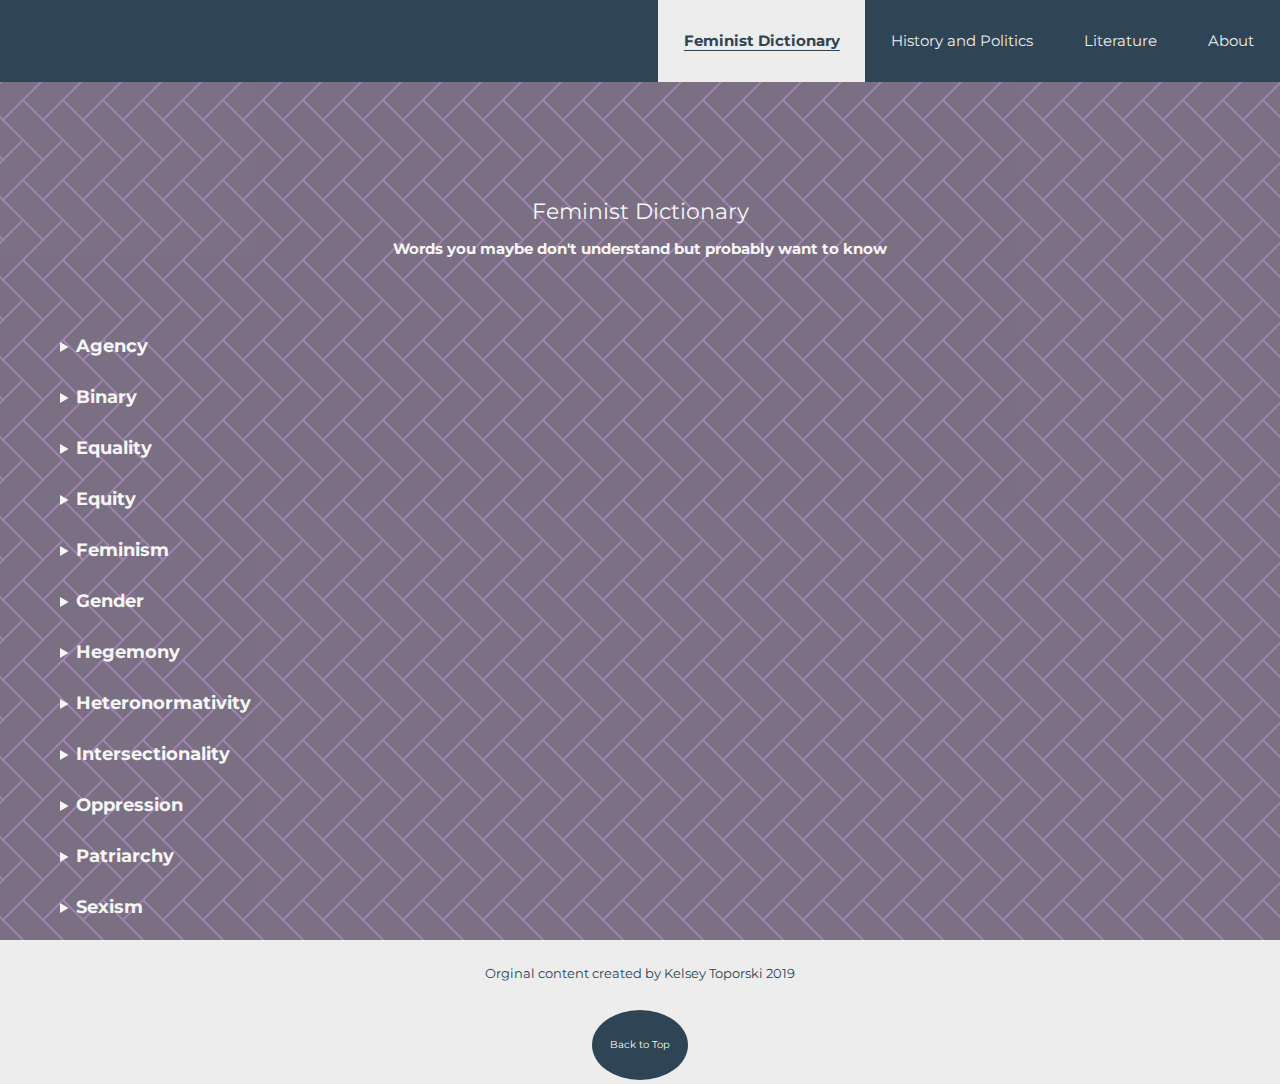
<file: femdict.html>
<!DOCTYPE html>
<html lang="en">
<head>
  <meta charset="UTF-8">

  <meta name="viewport" content="width=device-width, initial-scale=1.0">

  <!-- connects to the stylesheets -->
  <link rel="stylesheet" href="css/reset.css">
  <link rel="stylesheet" href="css/style.css">
  <link href="https://fonts.googleapis.com/css2?family=Montserrat:wght@500&display=swap" rel="stylesheet">">

  <!-- connect to a Google font -->  
  <!-- connect to a Font Aweseom font -->
  <!-- connect to a favicon -->

  <title>Women's Web - Dictionary</title>

</head>

<body>
  
    <main id="main">
<br>
    <a href="#main" class="skip">Skip to main content</a>
    <div class="navbar">
      <ul>
        <li><a href="index.html">About</a></li>
        <li><a href="literature.html">Literature</a></li>
        <li><a href="history.html">History and Politics</a></li>
        <li><a class="active" href="femdict.html">Feminist Dictionary</a></li>
      </ul>
    </div>
    
      <!-- definitions from meriam webster -->
      <!-- interpretations from
            The Dictionary of Feminist Theory - Maggie Humm,
            Key Concepts In Post-Colonial Studies - Ashcroft, Bill, Gareth Griffiths, and Helen Tiffin,
            or myself -->
      <!-- interpretation of equity from https://everydayfeminism.com/2014/09/equality-is-not-enough/ -->
      <div class=bgimage>
       <div class=intro>

     

 <div class="toptext">
  <div class="animateheading">
  Feminist Dictionary<br>
  </div>
  <h4>Words you maybe don't understand but probably want to know</h4>
  </div>
  </div>
  
  </header>



  <main>
  

      <!-- definitions from meriam webster -->
      <!-- interpretations from
            The Dictionary of Feminist Theory - Maggie Humm,
            Key Concepts In Post-Colonial Studies - Ashcroft, Bill, Gareth Griffiths, and Helen Tiffin,
            or myself -->
      <!-- interpretation of equity from https://everydayfeminism.com/2014/09/equality-is-not-enough/ -->

     
      
      <details class="details">
        
        <summary><h2>Agency</h2></summary>
        Definition
          <p>
            the capacity, condition, or state of acting or of exerting power
          </p>
        Interpretation
          <p>
            Agency refers to the ability to act or perform an action. In contemporary theory, it hinges on the question of whether individuals can freely and autonomously initiate action, or whether the things they do are in some sense determined by the ways in which their identity has been constructed.
          </p><br>
        </details>
        

        
        <details class="details">
          <summary><h2>Binary</h2></summary>
        Definition:
          <p>
            a division into two groups or classes that are considered diametrically opposite
          </p>
        Interpretation:
          <p>
            Two terms which are opposites. For example, rational/irrational, white/black, man/woman. The first term in a binary is often seen as superior to the second. These binaries in turn produce hierarchies of meaning which are then socially institutionalized.
          </p><br>
        </details>
        
          
        <details class="details">
        <summary><h2>Equality</h2></summary>
        Definition
          <p>
            the quality or state of being equal (where equal is defined as like for each member of a group, class, or society)
          </p>
        Interpretation
          <p>
            Equality is based on the idea that no individual should be less equal in opportunity or in human rights than any other.
          </p><br>
        </details>
        
          
        <details class="details">
          <summary><h2>Equity</h2></summary>
        Definition
          <p>
            justice according to natural law or right
          </p></dd>
        Interpretation
          <p>
            Equity is often viewed as the same as equality, but is not. Both revolve around fairness, but while equality is about treating all people the same, equity is about giving people what they need to be successful. Equality assumes that all people start from the same place and needs the same help, and this isn't true. Some people might need more help than others, and equity is about making sure that those people get that help and get on an even playing field so equality works.
          </p><br>
        </details>
        
          
        <details class="details">
          <summary><h2>Feminism</h2></summary>
        Definition
          <p>
            the theory of the political, economic, and social equality of the sexes
          </p></dd>
        Interpretation
          <p>
            Feminism incorporates both a doctrine of equal rights for women and an ideology of social transformation aiming to create a world for women beyond simple social equality. This may look different for different women, e.g. a black woman and a white woman may not have the same definition of what feminism is, leading to not one but several different "feminisms" existing.
          </p><br>
        </details>
       
          
        <details class="details">
          <summary><h2>Gender</h2></summary>
        Definition
          <p>
            the behavioral, cultural, or psychological traits typically associated with one sex
          </p>
        Interpretation
          <p>
            Contemporary feminist theory is careful to distinguish between sex and gender. Gender is often seen as a social construct - as a performance that one acts out over life, consciously or not. It is separate from a person's sex, whether or not a person's correlating gender and sex match society's chosen norms, e.g. someone who's sex is assigned as female at birth, and the person's chosen gender identity is female/woman/etc. as well.
          </p><br>
        </details>
        
          
        <details class="details">
          <summary><h2>Hegemony</h2></summary>
        Definition
          <p>
            the social, cultural, ideological, or economic influence exerted by a dominant group
          </p>
        Interpretation
          <p>
            Fundamentally, hegemony is the power of the ruling class to convince other classes that their interests are the interests of all.  Domination is thus exerted not by force, nor even necessarily by active persuasion, but by a more subtle and inclusive power over the economy, and over state apparatuses such as education and the media, by which the ruling class's interest is presented as the common interest and thus comes to be taken for granted.
          </p><br>
        </details>
       
          
        <details class="details">
          <summary><h2>Heteronormativity</h2></summary>
        Definition
          <p>
            the attitude that heterosexuality is the only normal and natural expression of sexuality
          </p>
        Interpretation
          <p>
            Heteronormativity plays into several different aspects of our lives, and revolves around people believing that there isn't and shouldn't be anything outside the binary of male and female, regarding sex and gender, and that these two categories should have certain characteristics, such as males being masculine, females being nurturing, and males only being attracted to females and vice versa. Homophobia often stems from heteronormative beliefs.
          </p><br>
        </details>
        
          
        <details class="details">

          <summary><h2>Intersectionality</h2></summary>
        Definition
          <p>
            the complex, cumulative way in which the effects of multiple forms of discrimination (such as racism, sexism, and classism) combine, overlap, or intersect especially in the experiences of marginalized individuals or groups
          </p>
        Interpretation
          <p>
            Important in the sense that people can't be narrowed down to one factor of their identity, as there are several different pieces that are part of the whole. For example, many black women feel like they are never "just a woman" or "just black", but "a black woman". This is because both identities are crucial to how they are treated by society.
          </p>
          <p>
            The law does a poor job of taking intersectionality into consideration, often ignoring overlapping discrimination that comes with different identities. Again with black women as an example, the law either views them as only a woman, and bases judgement off of the discrimination white women may or may not recieve, or views them as a black person, and bases judgement off of the discrimination a black man may or may not recieve, but can't comprehend the unique dual discrimination of both of these identities.
          </p><br>
        </details>
           
          
        <details class="details">
          <summary><h2>Oppression</h2></summary>
        Definition
          <p>
            unjust or cruel exercise of authority or power
          </p>
        Interpretation
          <p>
            Women's oppression is the experience of sexism as a system of domination.
          </p><br>
        </details>
       
          
        <details class="details">
          <summary><h2>Patriarchy</h2></summary>
        Definition
          <p>
            control by men of a disproportionately large share of power
          </p>
        Interpretation
          <p>
            A system of male authority which oppresses women through its social, political and economic institutions. In any of the historical forms that patriarchal society takes, a sex-gender system and a system of economic discrimination operate simultaneously. Patriarchy has power from men's greater access to, and mediation of, the resources and rewards of authority structures inside and outside the home.
          </p><br>
        </details>
             
          
        <details class="details">
          <summary><h2>Sexism</h2></summary>
        Definition
          <p>
            prejudice or discrimination based on sex
          </p>
        Interpretation
          <p>
            In conventional sociology "sex role" is a social role allocated to men and to women on a basis of biological sex. Feminist theory argues that gender associated behavior is linked arbitrarily by society to each biological sex. Women are given expressive traits and men instrumental traits. Sex roles are a form of oppression because they keep women from social activity.
          </p><br>
      </dl>
    </div>
    
  </div>
    
    </details>

    </main>

    <footer>
      <br>
      <p>Orginal content created by Kelsey Toporski 2019</p><br>
      <a href="#main" class="footerbutton">Back to Top</a>
    </footer>

</body>
</html>
</file>
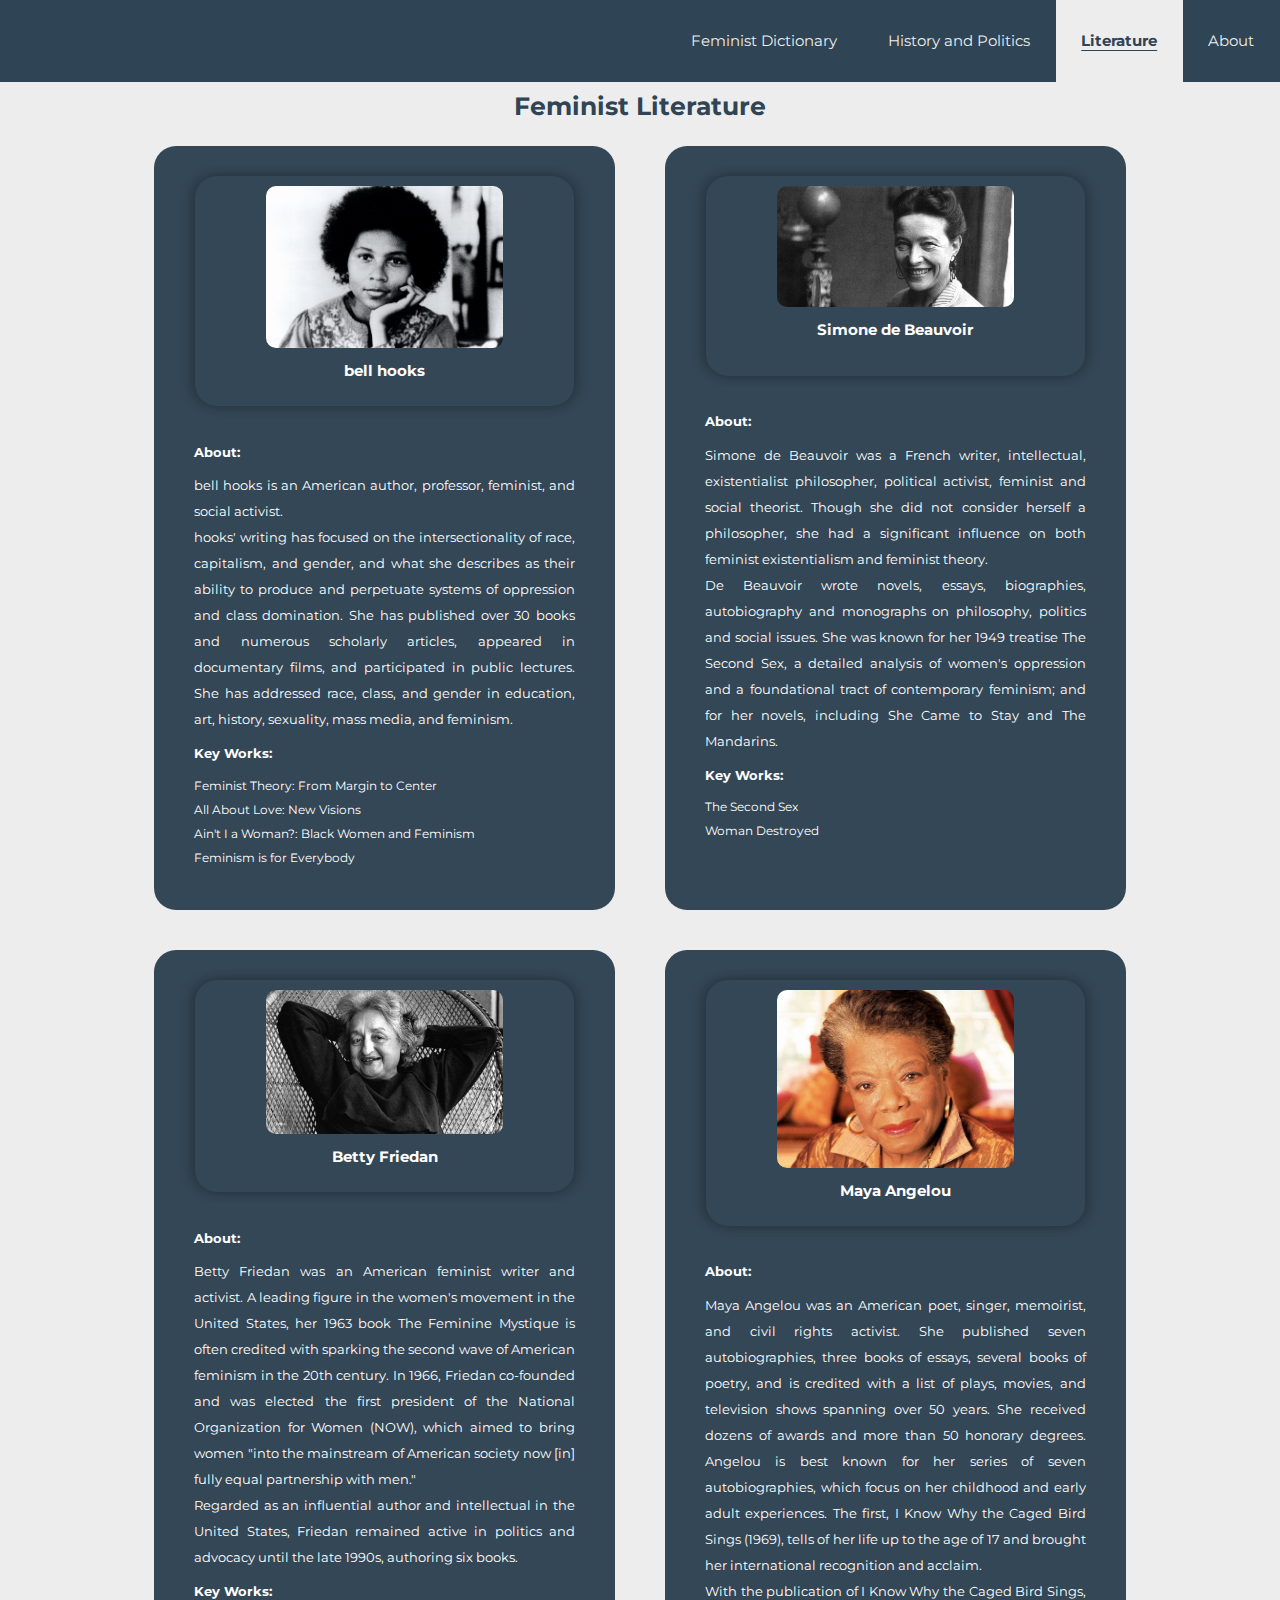
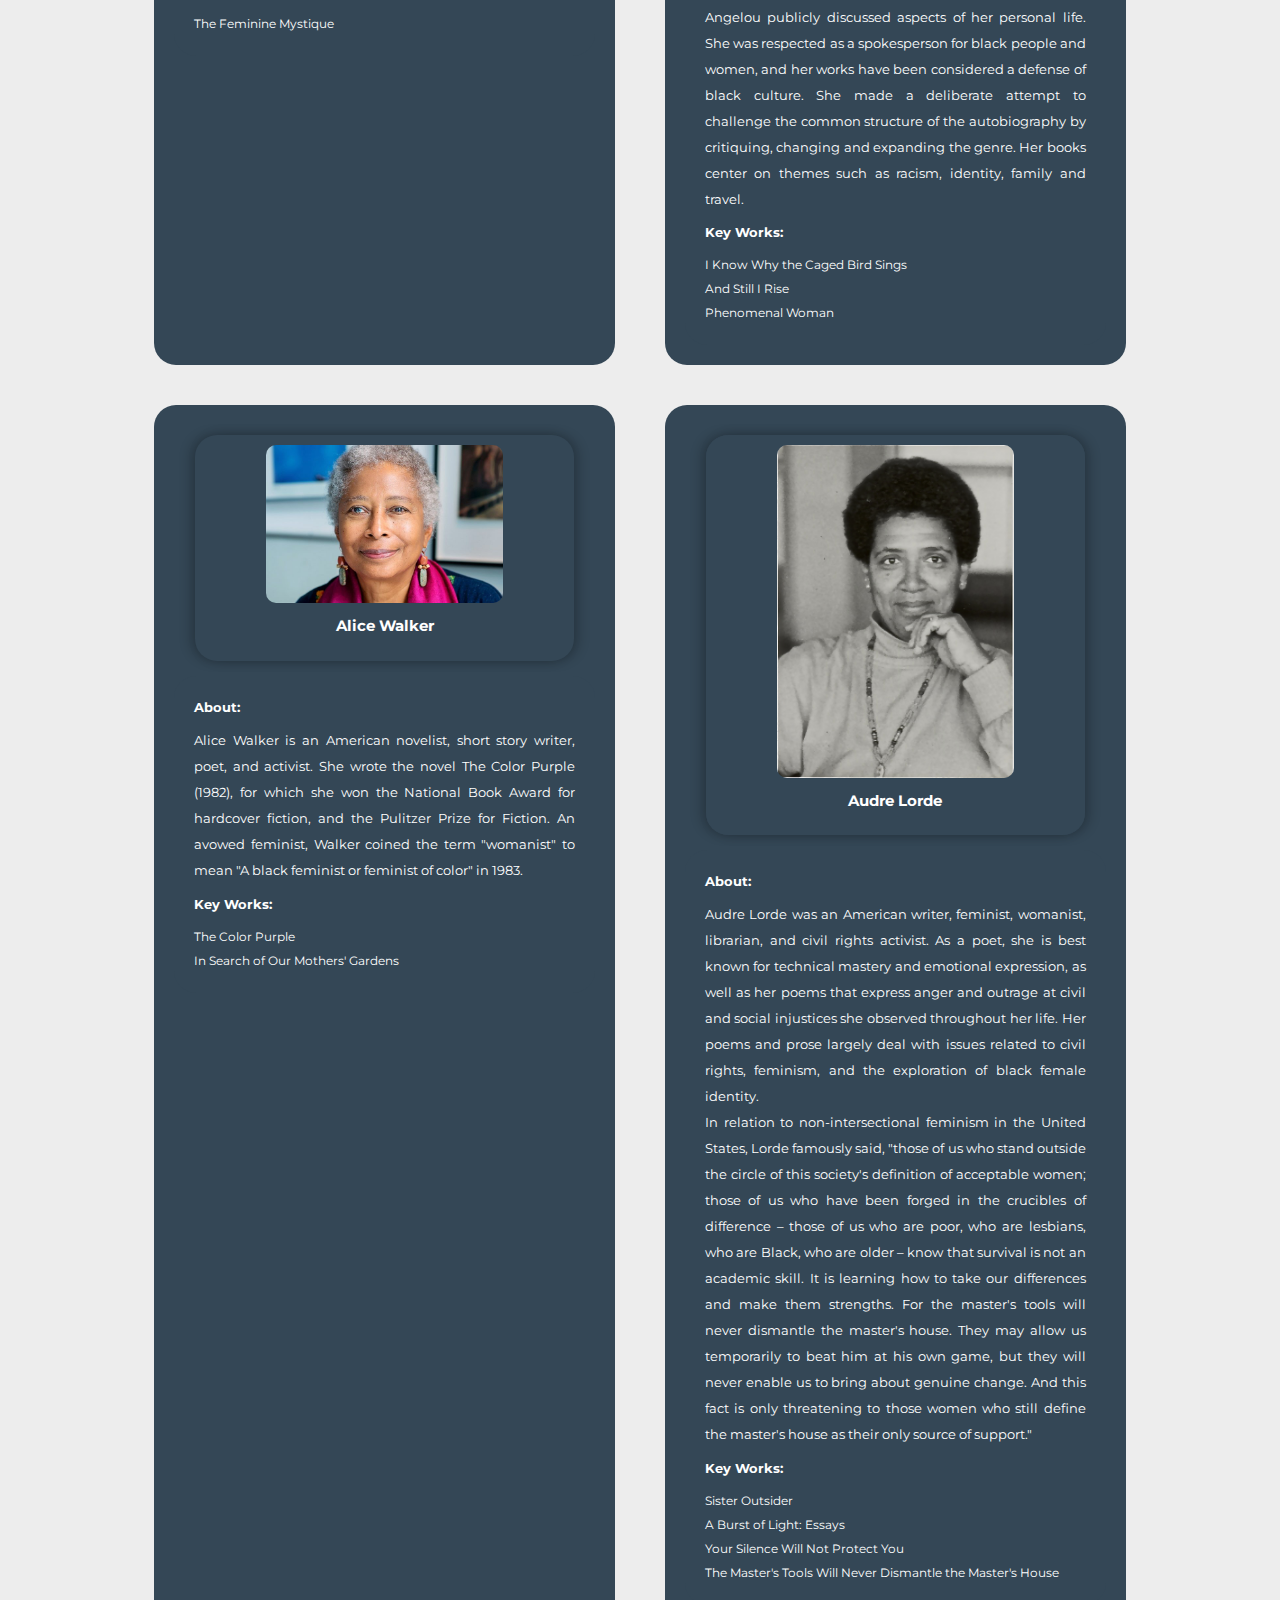
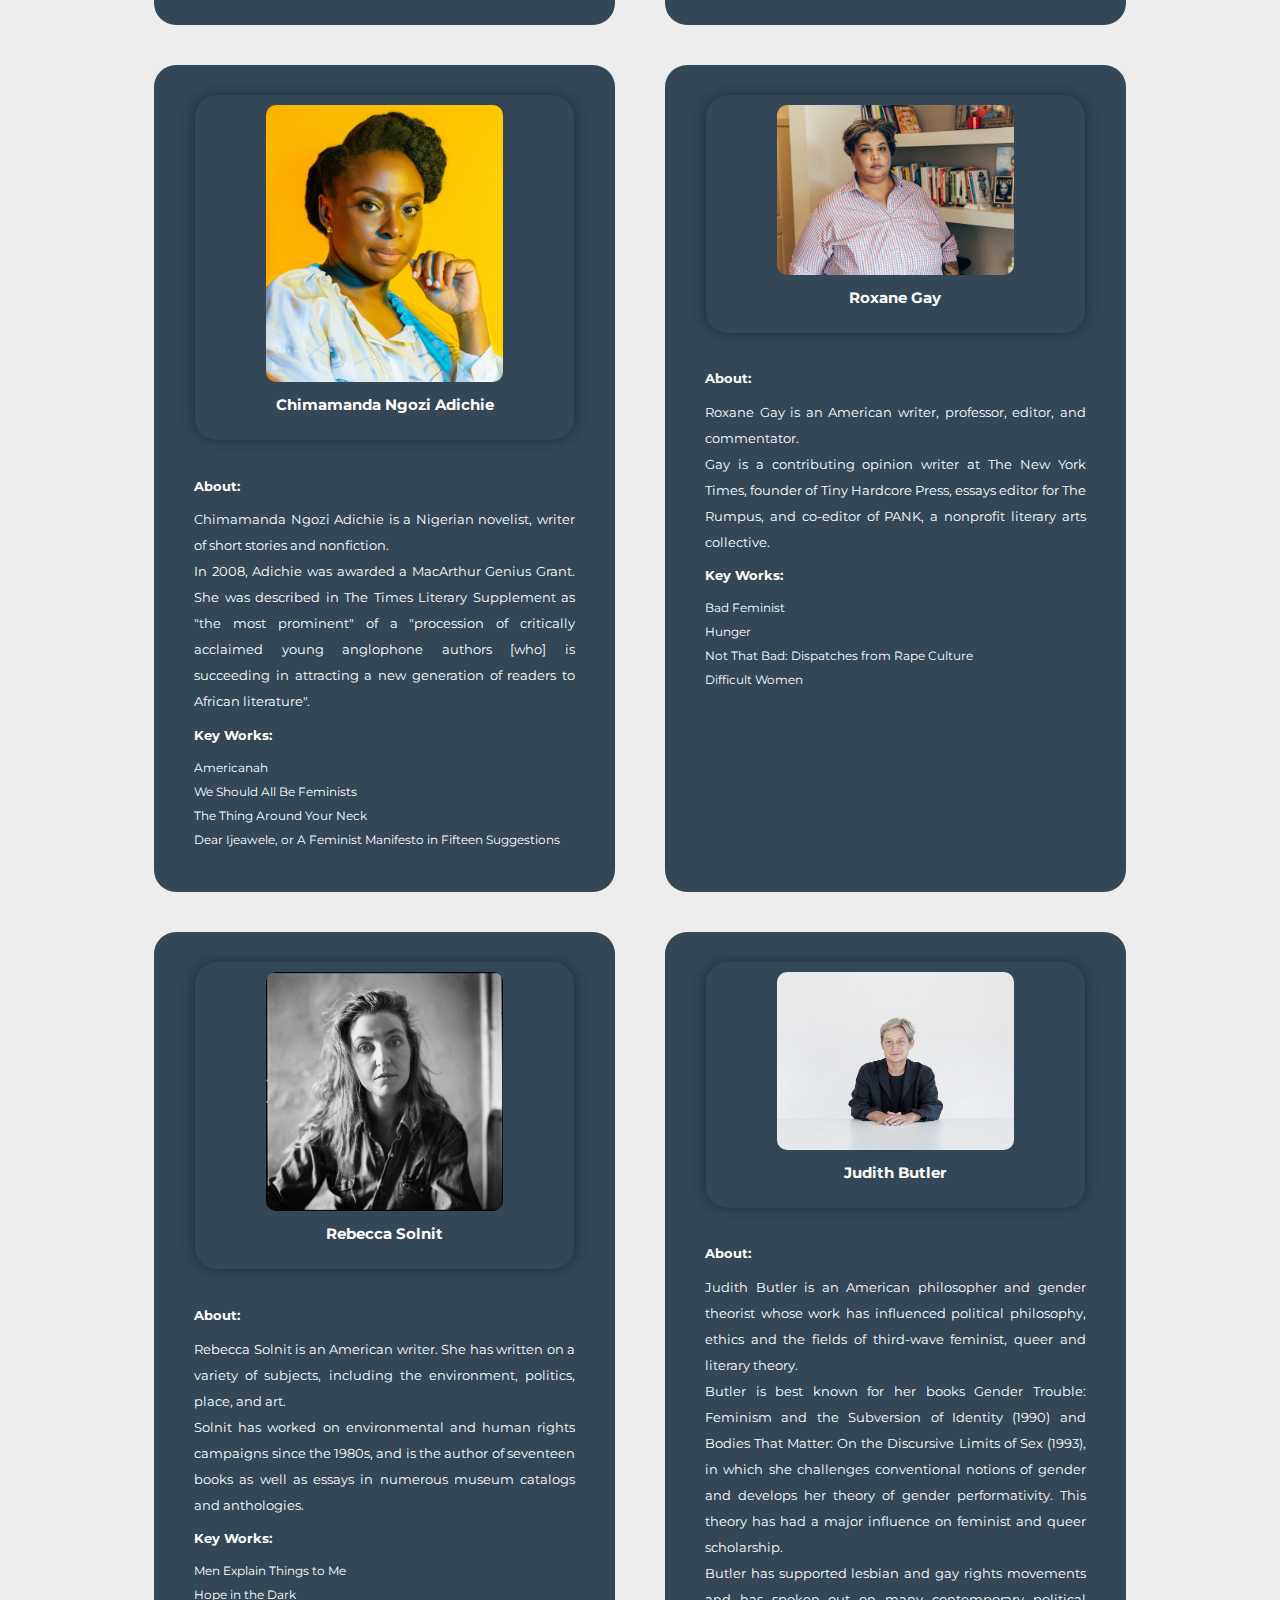
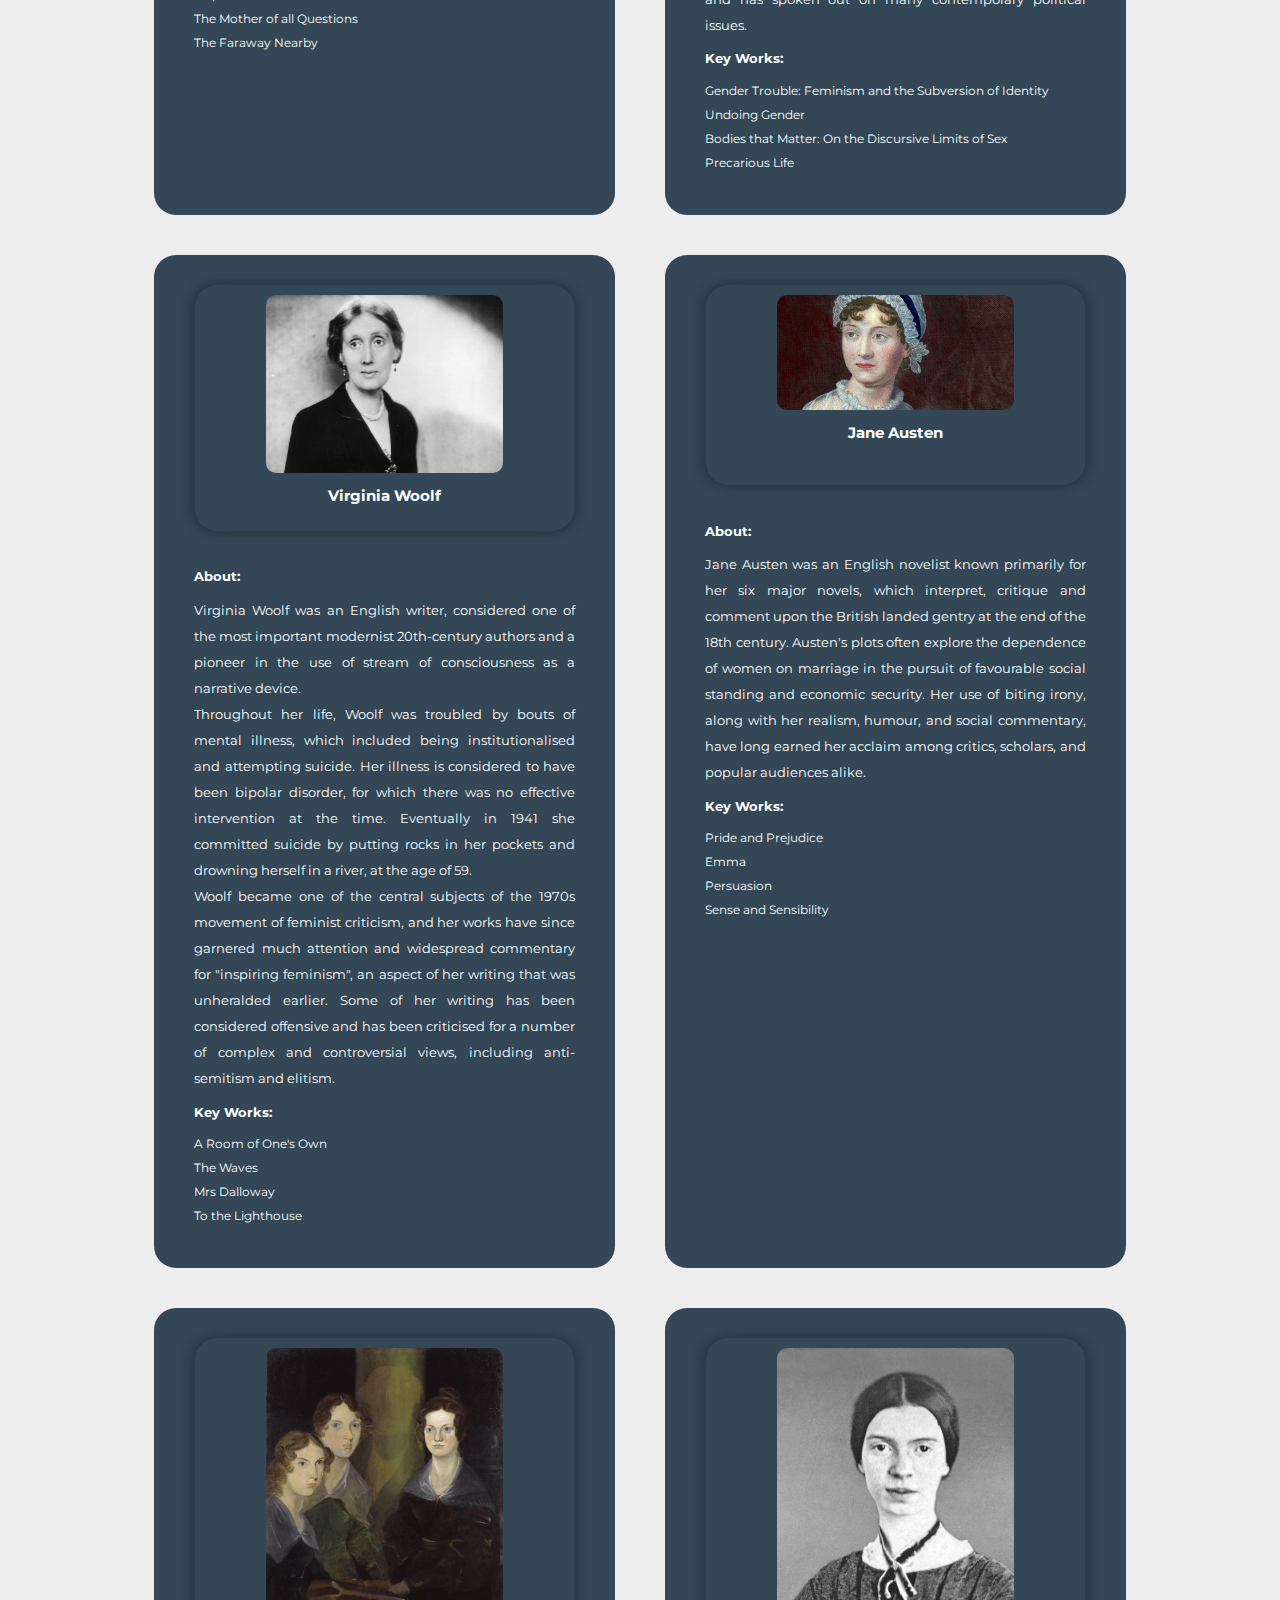
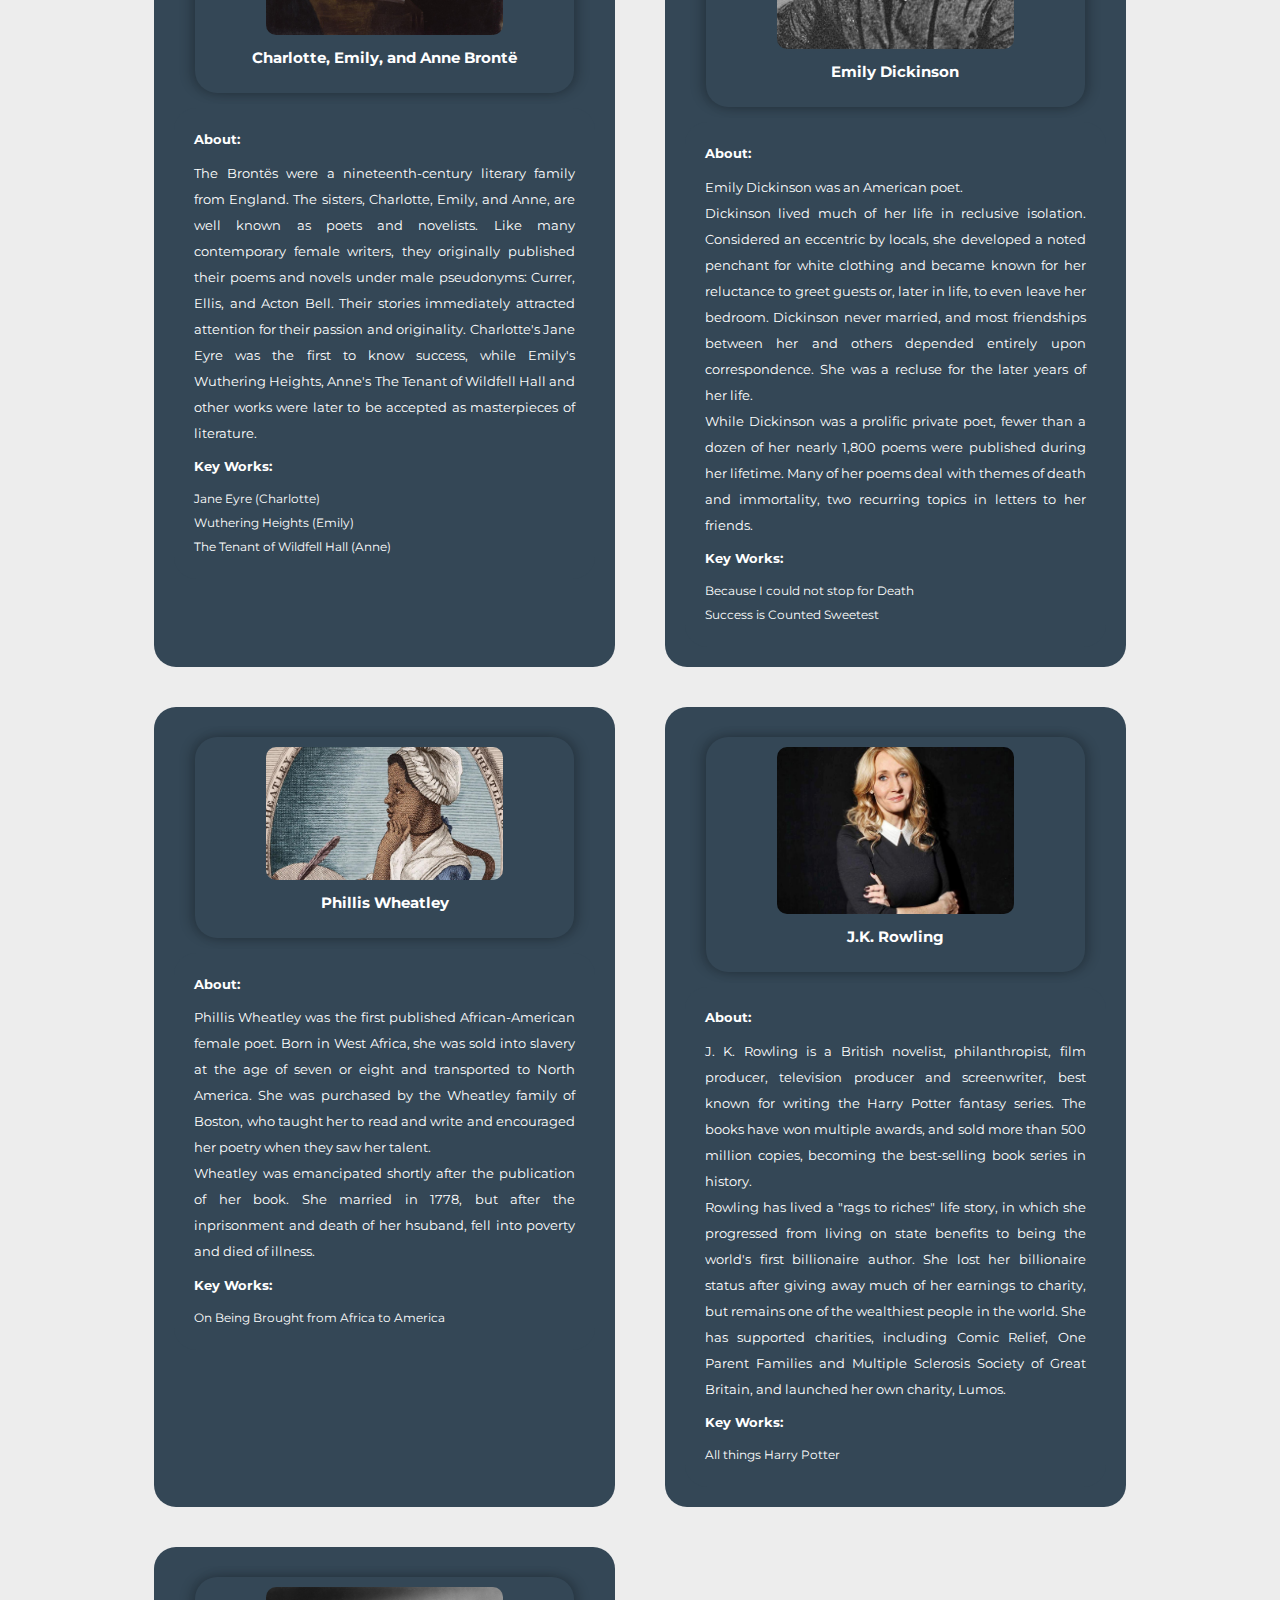
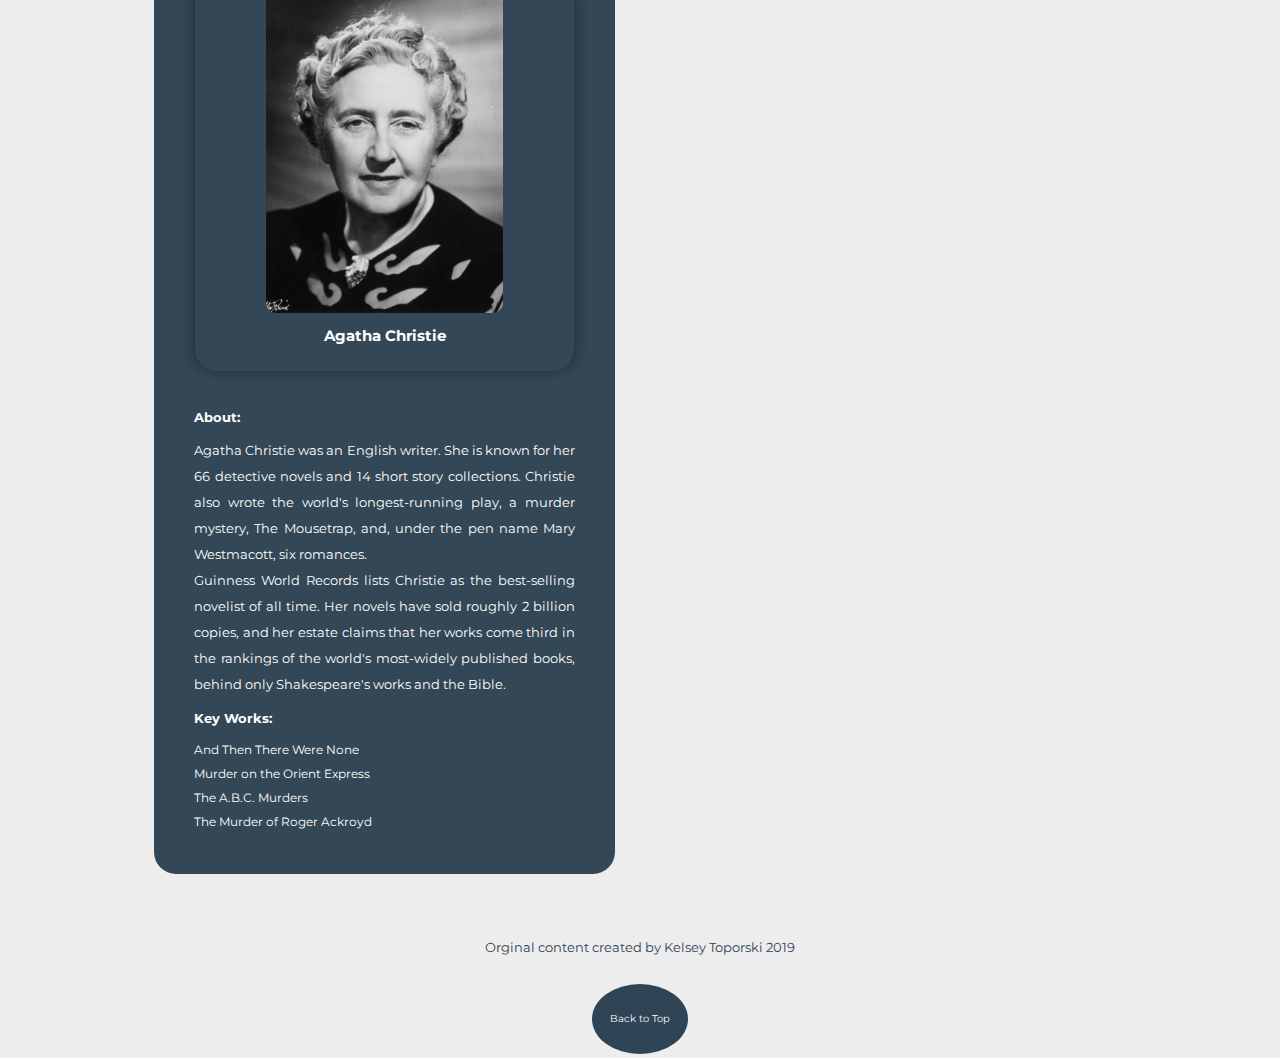
<file: literature.html>
<!DOCTYPE html>
<html lang="en">
<head>
  <meta charset="UTF-8">
  <meta name="viewport" content="width=device-width, initial-scale=1.0">

  <!-- connects to the stylesheets -->
  <link rel="stylesheet" href="css/reset.css">
  <link rel="stylesheet" href="css/style.css">
  <link href="https://fonts.googleapis.com/css2?family=Montserrat:wght@500&display=swap" rel="stylesheet">

  <!-- connect to a Google font -->  
  <!-- connect to a Font Aweseom font -->
  <!-- connect to a favicon -->

  <title>Women's Web - Literature</title>
</head>
<body>
  <header>  
    <br>
    <br>
    <a href="#main" class="skip">Skip to main content</a> 
    <div class="navbar">
      <ul>
        <li><a href="index.html">About</a></li>
        <li><a class="active" href="literature.html">Literature</a></li>
        <li><a href="history.html">History and Politics</a></li>
        <li><a href="femdict.html">Feminist Dictionary</a></li>
      </ul>
    </div>
      <!-- definitions from meriam webster -->
      <!-- interpretations from
            The Dictionary of Feminist Theory - Maggie Humm,
            Key Concepts In Post-Colonial Studies - Ashcroft, Bill, Gareth Griffiths, and Helen Tiffin,
            or myself -->
      <!-- interpretation of equity from https://everydayfeminism.com/2014/09/equality-is-not-enough/ -->

      
  </header>
   <main id="main">
   
    <div class="intro1" overflow-y: auto tabindex="0">
    <h1>Feminist Literature</h1></div>
    <div class="grid1"> 
      <div>    
    <div class="card">  
      
      <img class="people" src="images/bell_hooks.jpg"  style="width: 70%" alt="Image of bell hooks">
      <h4>bell hooks</h4>
      </div>
      <div class="content"> 
      <h5>About:</h5>
        <p>
          bell hooks is an American author, professor, feminist, and social activist.
        </p>
        <p>
          hooks' writing has focused on the intersectionality of race, capitalism, and gender, and what she describes as their ability to produce and perpetuate systems of oppression and class domination. She has published over 30 books and numerous scholarly articles, appeared in documentary films, and participated in public lectures. She has addressed race, class, and gender in education, art, history, sexuality, mass media, and feminism.
        </p>
      <h5>Key Works:</h5>
        <ul>
          <li>Feminist Theory: From Margin to Center</li>
          <li>All About Love: New Visions</li>
          <li>Ain't I a Woman?: Black Women and Feminism</li>
          <li>Feminism is for Everybody</li>
        </ul>
      </div></div>

      <div>
        <div class="card" >  
      
      <img src="images/simone_db.jpg"  style="width: 70%" alt="Image of Simone de Beauvoir">
      <h4>Simone de Beauvoir</h4></div>
      <div class="content" overflow-y: auto tabindex="0"> 
      <h5>About:</h5>
        <p>
          Simone de Beauvoir was a French writer, intellectual, existentialist philosopher, political activist, feminist and social theorist. Though she did not consider herself a philosopher, she had a significant influence on both feminist existentialism and feminist theory.
        </p>
        <p>
          De Beauvoir wrote novels, essays, biographies, autobiography and monographs on philosophy, politics and social issues. She was known for her 1949 treatise The Second Sex, a detailed analysis of women's oppression and a foundational tract of contemporary feminism; and for her novels, including She Came to Stay and The Mandarins.
        </p>
     <h5>Key Works:</h5>
        <ul>
          <li>The Second Sex</li>
          <li>Woman Destroyed</li>
        </ul>
      </div></div>

      <div>
        <div class="card" overflow-y: auto tabindex="0">  
      <img src="images/betty_friedan.jpg"  style="width: 70%" alt="Image of Betty Friedan">
      <h4>Betty Friedan</h4>
        </div>
        <div class="content" overflow-y: auto tabindex="0"> 
      <h5>About:</h5>
        <p>
          Betty Friedan was an American feminist writer and activist. A leading figure in the women's movement in the United States, her 1963 book The Feminine Mystique is often credited with sparking the second wave of American feminism in the 20th century. In 1966, Friedan co-founded and was elected the first president of the National Organization for Women (NOW), which aimed to bring women "into the mainstream of American society now [in] fully equal partnership with men."
        </p>
        <p>
          Regarded as an influential author and intellectual in the United States, Friedan remained active in politics and advocacy until the late 1990s, authoring six books.
        </p>
      <h5>Key Works:</h5>
        <ul>
          <li>The Feminine Mystique</li>
        </ul>
      </div></div>

      <div>
        <div class="card" overflow-y: auto tabindex="0">  
      
      <img src="images/maya_angelou.jpg"  style="width: 70%" alt="Image of Maya Angelou">
      <h4>Maya Angelou</h4>
        </div>
        <div class="content" overflow-y: auto tabindex="0"> 
      <h5>About:</h5>
        <p>
          Maya Angelou was an American poet, singer, memoirist, and civil rights activist. She published seven autobiographies, three books of essays, several books of poetry, and is credited with a list of plays, movies, and television shows spanning over 50 years. She received dozens of awards and more than 50 honorary degrees. Angelou is best known for her series of seven autobiographies, which focus on her childhood and early adult experiences. The first, I Know Why the Caged Bird Sings (1969), tells of her life up to the age of 17 and brought her international recognition and acclaim.
        </p>
        <p>
          With the publication of I Know Why the Caged Bird Sings, Angelou publicly discussed aspects of her personal life. She was respected as a spokesperson for black people and women, and her works have been considered a defense of black culture. She made a deliberate attempt to challenge the common structure of the autobiography by critiquing, changing and expanding the genre. Her books center on themes such as racism, identity, family and travel.
        </p>
      <h5>Key Works:</h5>
        <ul>
          <li>I Know Why the Caged Bird Sings</li>
          <li>And Still I Rise</li>
          <li>Phenomenal Woman</li>
        </ul>
      </div></div>

      <!-- <script>
        alert("HI");
        console.log("hey good lookin");
      </script> -->

      <div>
        <div class="card" overflow-y: auto tabindex="0"> 
      
      <img src="images/alice_walker.jpg"  style="width: 70%" alt="Image of Alice Walker">
      <h4>Alice Walker</h4></div>
      <div class="content" overflow-y: auto tabindex="0">
      <h5>About:</h5>
        <p>
          Alice Walker is an American novelist, short story writer, poet, and activist. She wrote the novel The Color Purple (1982), for which she won the National Book Award for hardcover fiction, and the Pulitzer Prize for Fiction. An avowed feminist, Walker coined the term "womanist" to mean "A black feminist or feminist of color" in 1983.
        </p>
      <h5>Key Works:</h5>
        <ul>
          <li>The Color Purple</li>
          <li>In Search of Our Mothers' Gardens</li>
        </ul>
      </div></div>

      <div>
        <div class="card" overflow-y: auto tabindex="0"> 
      
      <img src="images/audre_lorde.jpg"  style="width: 70%" alt="Image of Audre Lorde">
      <h4>Audre Lorde</h4></div>
      <div class="content" overflow-y: auto tabindex="0">
      <h5>About:</h5>
        <p>
          Audre Lorde was an American writer, feminist, womanist, librarian, and civil rights activist. As a poet, she is best known for technical mastery and emotional expression, as well as her poems that express anger and outrage at civil and social injustices she observed throughout her life. Her poems and prose largely deal with issues related to civil rights, feminism, and the exploration of black female identity.
        </p>
        <p>
          In relation to non-intersectional feminism in the United States, Lorde famously said, "those of us who stand outside the circle of this society's definition of acceptable women; those of us who have been forged in the crucibles of difference – those of us who are poor, who are lesbians, who are Black, who are older – know that survival is not an academic skill. It is learning how to take our differences and make them strengths. For the master's tools will never dismantle the master's house. They may allow us temporarily to beat him at his own game, but they will never enable us to bring about genuine change. And this fact is only threatening to those women who still define the master's house as their only source of support."
        </p>
      <h5>Key Works:</h5>
        <ul>
          <li>Sister Outsider</li>
          <li>A Burst of Light: Essays</li>
          <li>Your Silence Will Not Protect You</li>
          <li>The Master's Tools Will Never Dismantle the Master's House</li>
        </ul>
      </div></div>

      <div>
        <div class="card" overflow-y: auto tabindex="0"> 
      
      <img src="images/chimamanda.jpg"  style="width: 70%" alt="Image of Chimamanda Ngozi Adichie">
      <h4>Chimamanda Ngozi Adichie</h4></div>
      <div class="content" overflow-y: auto tabindex="0">
      <h5>About:</h5>
        <p>
          Chimamanda Ngozi Adichie is a Nigerian novelist, writer of short stories and nonfiction.
        </p>
        <p>
          In 2008, Adichie was awarded a MacArthur Genius Grant. She was described in The Times Literary Supplement as "the most prominent" of a "procession of critically acclaimed young anglophone authors [who] is succeeding in attracting a new generation of readers to African literature".
        </p>
      <h5>Key Works:</h5>
        <ul>
          <li>Americanah</li>
          <li>We Should All Be Feminists</li>
          <li>The Thing Around Your Neck</li>
          <li>Dear Ijeawele, or A Feminist Manifesto in Fifteen Suggestions</li>
        </ul>
      </div></div>

      <div>
        <div class="card" overflow-y: auto tabindex="0"> 
      <img src="images/roxane_gay.jpg"  style="width: 70%" alt="Image of Roxane Gay">
     <h4>Roxane Gay</h4></div>
      <div class="content" overflow-y: auto tabindex="0">
      <h5>About:</h5>
        <p>
          Roxane Gay is an American writer, professor, editor, and commentator.
        </p>
        <p>
          Gay is a contributing opinion writer at The New York Times, founder of Tiny Hardcore Press, essays editor for The Rumpus, and co-editor of PANK, a nonprofit literary arts collective.
        </p>
      <h5>Key Works:</h5>
        <ul>
          <li>Bad Feminist</li>
          <li>Hunger</li>
          <li>Not That Bad: Dispatches from Rape Culture</li>
          <li>Difficult Women</li>
        </ul>
      </div></div>

      <div>
        <div class="card" overflow-y: auto tabindex="0"> 
      
      <img src="images/rebecca_solnit.jpg" style="width: 70%" alt="Image of Rebecca Solnit">
      <h4>Rebecca Solnit</h4></div>
      <div class="content" overflow-y: auto tabindex="0">
      <h5>About:</h5>
        <p>
          Rebecca Solnit is an American writer. She has written on a variety of subjects, including the environment, politics, place, and art.
        </p>
        <p>
          Solnit has worked on environmental and human rights campaigns since the 1980s, and is the author of seventeen books as well as essays in numerous museum catalogs and anthologies.
        </p>
      <h5>Key Works:</h5>
        <ul>
          <li>Men Explain Things to Me</li>
          <li>Hope in the Dark</li>
          <li>The Mother of all Questions</li>
          <li>The Faraway Nearby</li>
        </ul>
      </div></div>

      <div>
        <div class="card" overflow-y: auto tabindex="0"> 
      
      <img src="images/judith_butler.jpg"  style="width: 70%" alt="Image of Judith Butler">
      <h4>Judith Butler</h4></div>
      <div class="content" overflow-y: auto tabindex="0">
      <h5>About:</h5>
        <p>
          Judith Butler is an American philosopher and gender theorist whose work has influenced political philosophy, ethics and the fields of third-wave feminist, queer and literary theory.
        </p>
        <p>
          Butler is best known for her books Gender Trouble: Feminism and the Subversion of Identity (1990) and Bodies That Matter: On the Discursive Limits of Sex (1993), in which she challenges conventional notions of gender and develops her theory of gender performativity. This theory has had a major influence on feminist and queer scholarship.
        </p>
        <p>
          Butler has supported lesbian and gay rights movements and has spoken out on many contemporary political issues.
        </p>
      <h5>Key Works:</h5>
        <ul>
          <li>Gender Trouble: Feminism and the Subversion of Identity</li>
          <li>Undoing Gender</li>
          <li>Bodies that Matter: On the Discursive Limits of Sex</li>
          <li>Precarious Life</li>
        </ul>
      </div></div>

      <div>
        <div class="card" overflow-y: auto tabindex="0"> 
      
      <img src="images/virginia_woolf.jpg"  style="width: 70%" alt="Image of Virginia Woolf">
      <h4>Virginia Woolf</h4></div>
      <div class="content" overflow-y: auto tabindex="0">
      <h5>About:</h5>
        <p>
          Virginia Woolf was an English writer, considered one of the most important modernist 20th-century authors and a pioneer in the use of stream of consciousness as a narrative device.
        </p>
        <p>
          Throughout her life, Woolf was troubled by bouts of mental illness, which included being institutionalised and attempting suicide. Her illness is considered to have been bipolar disorder, for which there was no effective intervention at the time. Eventually in 1941 she committed suicide by putting rocks in her pockets and drowning herself in a river, at the age of 59.
        </p>
        <p>
          Woolf became one of the central subjects of the 1970s movement of feminist criticism, and her works have since garnered much attention and widespread commentary for "inspiring feminism", an aspect of her writing that was unheralded earlier. Some of her writing has been considered offensive and has been criticised for a number of complex and controversial views, including anti-semitism and elitism.
        </p>
      <h5>Key Works:</h5>
        <ul>
          <li>A Room of One's Own</li>
          <li>The Waves</li>
          <li>Mrs Dalloway</li>
          <li>To the Lighthouse</li>
        </ul>
      </div></div>

      <div>
        <div class="card" overflow-y: auto tabindex="0"> 
      <img src="images/jane_austen.jpg"  style="width: 70%" alt="Image of Jane Austen">
      <h4>Jane Austen</h4></div>
      <div class="content" overflow-y: auto tabindex="0">
      <h5>About:</h5>
        <p>
          Jane Austen was an English novelist known primarily for her six major novels, which interpret, critique and comment upon the British landed gentry at the end of the 18th century. Austen's plots often explore the dependence of women on marriage in the pursuit of favourable social standing and economic security. Her use of biting irony, along with her realism, humour, and social commentary, have long earned her acclaim among critics, scholars, and popular audiences alike.
        </p>
      <h5>Key Works:</h5>
        <ul>
          <li>Pride and Prejudice</li>
          <li>Emma</li>
          <li>Persuasion</li>
          <li>Sense and Sensibility</li>
        </ul>
      </div></div>

      <div>
        <div class="card" overflow-y: auto tabindex="0"> 
      <img src="images/bronte_sisters.jpg"  style="width: 70%" alt="Image of Charlotte, Emily, and Anne Brontë">
      <h4>Charlotte, Emily, and Anne Brontë</h4></div>
      <div class="content" overflow-y: auto tabindex="0">
      <h5>About:</h5>
        <p>
          The Brontës were a nineteenth-century literary family from England. The sisters, Charlotte, Emily, and Anne, are well known as poets and novelists. Like many contemporary female writers, they originally published their poems and novels under male pseudonyms: Currer, Ellis, and Acton Bell. Their stories immediately attracted attention for their passion and originality. Charlotte's Jane Eyre was the first to know success, while Emily's Wuthering Heights, Anne's The Tenant of Wildfell Hall and other works were later to be accepted as masterpieces of literature.
        </p>
      <h5>Key Works:</h5>
        <ul>
          <li>Jane Eyre (Charlotte)</li>
          <li>Wuthering Heights (Emily)</li>
          <li>The Tenant of Wildfell Hall (Anne)</li>
        </ul>
      </div></div>

      <div>
        <div class="card" overflow-y: auto tabindex="0"> 
      
      <img src="images/emily_d.jpg"  style="width: 70%" alt="Image of Emily Dickinson">
      <h4>Emily Dickinson</h4></div>
      <div class="content" overflow-y: auto tabindex="0">
      <h5>About:</h5>
        <p>
          Emily Dickinson was an American poet.
        </p>
        <p>
          Dickinson lived much of her life in reclusive isolation. Considered an eccentric by locals, she developed a noted penchant for white clothing and became known for her reluctance to greet guests or, later in life, to even leave her bedroom. Dickinson never married, and most friendships between her and others depended entirely upon correspondence. She was a recluse for the later years of her life.
        </p>
        <p>
          While Dickinson was a prolific private poet, fewer than a dozen of her nearly 1,800 poems were published during her lifetime. Many of her poems deal with themes of death and immortality, two recurring topics in letters to her friends.
        </p>
      <h5>Key Works:</h5>
        <ul>
          <li>Because I could not stop for Death</li>
          <li>Success is Counted Sweetest</li>
        </ul>
      </div></div>

      <div>
        <div class="card" overflow-y: auto tabindex="0"> 

      <img src="images/phillis_w.jpg" style="width: 70%" alt="Image of Phillis Wheatley">
      <h4>Phillis Wheatley</h4></div>
      <div class="content" overflow-y: auto tabindex="0">
      <h5>About:</h5>
        <p>
          Phillis Wheatley was the first published African-American female poet. Born in West Africa, she was sold into slavery at the age of seven or eight and transported to North America. She was purchased by the Wheatley family of Boston, who taught her to read and write and encouraged her poetry when they saw her talent.
        </p>
        <p>
          Wheatley was emancipated shortly after the publication of her book. She married in 1778, but after the inprisonment and death of her hsuband, fell into poverty and died of illness.
        </p>
      <h5>Key Works:</h5>
        <ul>
          <li>On Being Brought from Africa to America</li>
        </ul>
      </div></div>

      <div>
        <div class="card" overflow-y: auto tabindex="0"> 
      
      <img src="images/jk_rowling.jpg" style="width: 70%" alt="Image of J.K. Rowling">
      <h4>J.K. Rowling</h4></div>
      <div class="content" overflow-y: auto tabindex="0">
      <h5>About:</h5>
        <p>
          J. K. Rowling is a British novelist, philanthropist, film producer, television producer and screenwriter, best known for writing the Harry Potter fantasy series. The books have won multiple awards, and sold more than 500 million copies, becoming the best-selling book series in history.
        </p>
        <p>
          Rowling has lived a "rags to riches" life story, in which she progressed from living on state benefits to being the world's first billionaire author. She lost her billionaire status after giving away much of her earnings to charity, but remains one of the wealthiest people in the world. She has supported charities, including Comic Relief, One Parent Families and Multiple Sclerosis Society of Great Britain, and launched her own charity, Lumos.
        </p>
      <h5>Key Works:</h5>
        <ul>
          <li>All things Harry Potter</li>
        </ul>
      </div></div>

      <div>
        <div class="card" overflow-y: auto tabindex="0">
      
      <img src="images/agatha.jpg"  style="width: 70%" alt="Image of Agatha Christie">
      <h4>Agatha Christie</h4></div>
      <div class="content" overflow-y: auto tabindex="0">
      <h5>About:</h5>
        <p>
          Agatha Christie was an English writer. She is known for her 66 detective novels and 14 short story collections. Christie also wrote the world's longest-running play, a murder mystery, The Mousetrap, and, under the pen name Mary Westmacott, six romances.
        </p>
        <p>
          Guinness World Records lists Christie as the best-selling novelist of all time. Her novels have sold roughly 2 billion copies, and her estate claims that her works come third in the rankings of the world's most-widely published books, behind only Shakespeare's works and the Bible.
        </p>
      <h5>Key Works:</h5>
        <ul>
          <li>And Then There Were None</li>
          <li>Murder on the Orient Express</li>
          <li>The A.B.C. Murders</li>
          <li>The Murder of Roger Ackroyd</li>
        </ul>
      </div></div>
    </main>
    <footer>
        <br>
        <p>Orginal content created by Kelsey Toporski 2019</p><br>
        <a href="#main" class="footerbutton">Back to Top</a>
      </footer>

    </footer>
  </body> 
</html>
</file>
<file: css/style.css>
body{
	padding: 0px;
	background-color:#c7ecee;
  font-family: 'Montserrat', sans-serif;
  line-height: 2;
	font-size: 95%;
}

.navbar {
    background-color: #2f4454;
    position:fixed;
    padding-bottom: 20px;
    margin-bottom: 20px;
    padding: 0;
    top: 0;
    width:100%;
    overflow: auto;
    z-index: 999;
  }
  
  .navbar a {
    display: block;
    color: #ededed;
    text-align: center;
    padding: 2%;
    text-decoration: none;
    font-size: 0.7vm;
    float: none;
    position: relative;
    text-decoration:underline;
  }
  
  .navbar a:hover {
    background: #ededed;
    color:#2f4454;
    font-weight: bold;
  
  }

  .navbar a.active { 
    background:#ededed;
    color:#2f4454;
    font-weight: bold;
    font-size: 0.8vm;
    text-decoration:underline;

    
  }

h1 {
    color:#2f4454;
    font-size: 25px;
    padding-bottom:5px;
    text-align: center;
    font-weight: bold;
}

h2 {
    padding-bottom: 10px;
    font-size: 18px;
    font-weight: bold;  
}

h3{
  text-align: center;
  font-weight: bold;
  color:#2f4454;
}

h4{
  text-align: center;
  font-weight: bold;
  color:#ffffff;
  font-size: 15px;
}

h5{
  text-align: left;
  font-weight: bold;
  color:#ffffff;
  font-size: 13px;
  padding-top: 2%;
  padding-bottom: 2%;
}

.p1 {
    padding-left: 5%;
    padding-right: 5%;
    padding-top: 5px;
    color:#2f4454;
    text-align: justify;
}

p{
  font-size: 13px;
}

.index{
  width:100%;
  height: 20%;
  padding-bottom: 1%;
  padding-top: 25%;
}

footer{
    text-align: center;
    font-size: 10px;
}

footer p{
    padding-left: 25px;
    padding-right: 25px;   
    color:#2f4454;
}

.footerbutton {
    background-color: #2f4454;
    border: none;
    color: white;
    padding-left: 18px;
    padding-top: 25px;
    padding-bottom: 25px;
    padding-right: 18px;
    text-align: center;
    text-decoration: none;
    display: inline-block;
    font-size: 10px;
    margin: 4px 2px;
    border-radius: 50%;
}

  .skip {
    position: absolute;
    left: -10000px;
    z-index: 999;
   padding: 1em;
   background-color:#2f4454;
   color: white;
   opacity: 0;
    overflow: hidden;
    

  } 

  .skip:focus {
   left: 50%;
   transform: translateX(-50%);
   opacity: 1;
  }

  .bgimage{
    background-image: url("../images/background_pic.gif"); 
    opacity: 60%;
    }

  img{
    border-radius: 10px;
    width: 80%;
    height: 80%;
  }

  img:hover {
      -webkit-transform: scaleX(-1);
      transform: scaleX(-1);
  }

    .animateheading{
      display: flex;
      justify-content: center;
      align-items: center;
      animation: fade 7s ease-in-out infinite;
    }

    @keyframes fade {
      0% {
        opacity: 0;
      }
      50% {
        opacity: 1;
      }
      100% {
        opacity: 0;
      }
    }

  .grid{
    display: flex;
    flex-wrap: wrap;
    flex-direction: column-reverse;
    margin: 4%;
    border-radius: 20px;
    margin-left: auto;
    margin-right: auto;
    margin-bottom: 20px;
    justify-content: center;
    column-gap: 30px;
    margin-top: 5px;
    padding-left: 2.7%;
    padding-right: 2.7%;
    grid-template-columns: 30% 30% 30%;
    row-gap: 20px;
    color: white;
    transition: transform .2s;
    
}

.grid div{
  padding-top: 10px;
  padding-left: 15px;
  padding-right: 15px;
  padding-bottom: 20px;
  background-color:#2f4454;
  border-radius: 20px;
}


.grid1{
  display: flex;
  flex-wrap: wrap;
  flex-direction: row-reverse;
  width: 80%;
  margin-left: auto;
  margin-right: auto;
  margin-bottom: 40px;
  justify-content: center;
  column-gap: 50px;
  row-gap: 40px;
  margin-top: 10px;
  grid-template-columns: 40% 40%;
  color: white;
  overflow: hidden;
  
}
.grid1 div{
  padding-top: 10px;
  padding-left: 15px;
  padding-right: 15px;
  padding-bottom: 20px;
  background-color:#344756;
  border-radius: 22px;
  font-size: 12px;
  overflow: scroll;
}

.card {
  box-shadow: 5px 0px 12px rgba(0, 0, 0, 0.2),-5px 0px 12px rgba(0, 0, 0, 0.2);
  width: 90%;
  min-height: 200px;
  max-height: 400px;
  text-align: center;
  margin-top: 20px;
  margin-left: auto;
  margin-right: auto;
  margin-bottom: 15px;
  font-weight: bold; 
}

.content {
  padding-left: 20px;
  padding-right: 190px;
  text-align: justify;
  line-height: 2;
  overflow: scroll;
}

.details{
  pointer-events: auto;
  cursor: pointer;
  padding-left: 60px;
  padding-bottom: 15px;
  padding-right: 100px;
  color: #fdfdfd;
}

  .details summary> * {
    display: inline;
  }

  .intro{
    padding-top: 8%;
    padding-bottom: 2%;
  }

  .intro1{
    padding-top: 30%;
  }
  
  .toptext{
    padding-top: 25%;
    font-size: 22px;
    text-align: center;
    color: #fdfdfd;
    font-weight: bold;
    margin-left: 10%;
    margin-right: 10%;
  }
  
  #text {
    font-size: 30px;
    text-align: center;
  font-weight: bold;
  color:#2f4454;
  }


  @media screen and (min-width: 800px){

    body{
      background-color: #dcd4dd;
    }


   .navbar{
    background-color: #2f4454;
    position:fixed;
    padding-bottom: 20px;
    margin-bottom: 20px;
    padding: 0;
    top: 0;
    width:100%;
    overflow: auto;
    z-index: 999;
  }
  
  .navbar a {
    float: right;
    display: flex;
    color: #ededed;
    text-align: center;
    padding: 2%;
    text-decoration: none;
    font-size: 0.7vm;
  }
 
  .grid{
      display: grid;
      grid-template-columns: 40% 40% ; 
  }

  .grid div:hover {
    background-color: #a1c3d1;
    color: #2f4454;
    -ms-transform: scale(1.1);
    -webkit-transform: (1.1);
    transform: scale(1.1);
  }

 
.grid1{
  display: grid;
  width: 80%;
  margin-left: auto;
  margin-right: auto;
  margin-bottom: 40px;
  justify-content: center;
  column-gap: 50px;
  row-gap: 40px;
  margin-top: 10px;
  grid-template-columns: 45% 45%;
  color: white;
  overflow: hidden;
  
}
.grid1 div{
  padding-top: 10px;
  padding-left: 20px;
  padding-right: 20px;
  padding-bottom: 20px;
  background-color:#344756;
  border-radius: 22px;
  font-size: 12px;
  overflow: scroll;
}

  .intro{
    padding-bottom: 5%;
    margin-left: 5%;
    margin-right: 5%;
    padding-top: 10%;
  }
  .intro1{
    padding-top: 20px;
    margin-left: 5%;
    margin-right: 5%;
  }

  .index{
    width:100%;
    height: 20%;
    padding-bottom: 1%;
    padding-top: 0%;
  }

  .toptext{
    padding-top: 0.1%;
}

@media screen and (prefers-reduced-motion: reduce){
  .animateheading{
    animation: none;
  }
}

@media screen and (min-width: 1080px){

  body{
    background-color: #ededed;
  }
  .navbar{
    background-color: #2f4454;
    position:fixed;
    padding-bottom: 20px;
    margin-bottom: 20px;
    padding: 0;
    top: 0;
    width:100%;
    overflow: auto;
    z-index: 999;
  }
  
  .navbar a {
    float: right;
    display: flex;
    color: #ededed;
    text-align: center;
    padding: 2%;
    text-decoration: none;
    font-size: 0.7vm;
    text-underline-position:under;
  }

.grid{
    display:grid; 
    grid-template-columns: 30% 30% 30% ; 
}

.grid div:hover {
  background-color: #a1c3d1;
  color: #2f4454;
  -ms-transform: scale(1.1);
  -webkit-transform: (1.1);
  transform: scale(1.1);
}

.grid1{
  display: grid;
}

}
</file>
